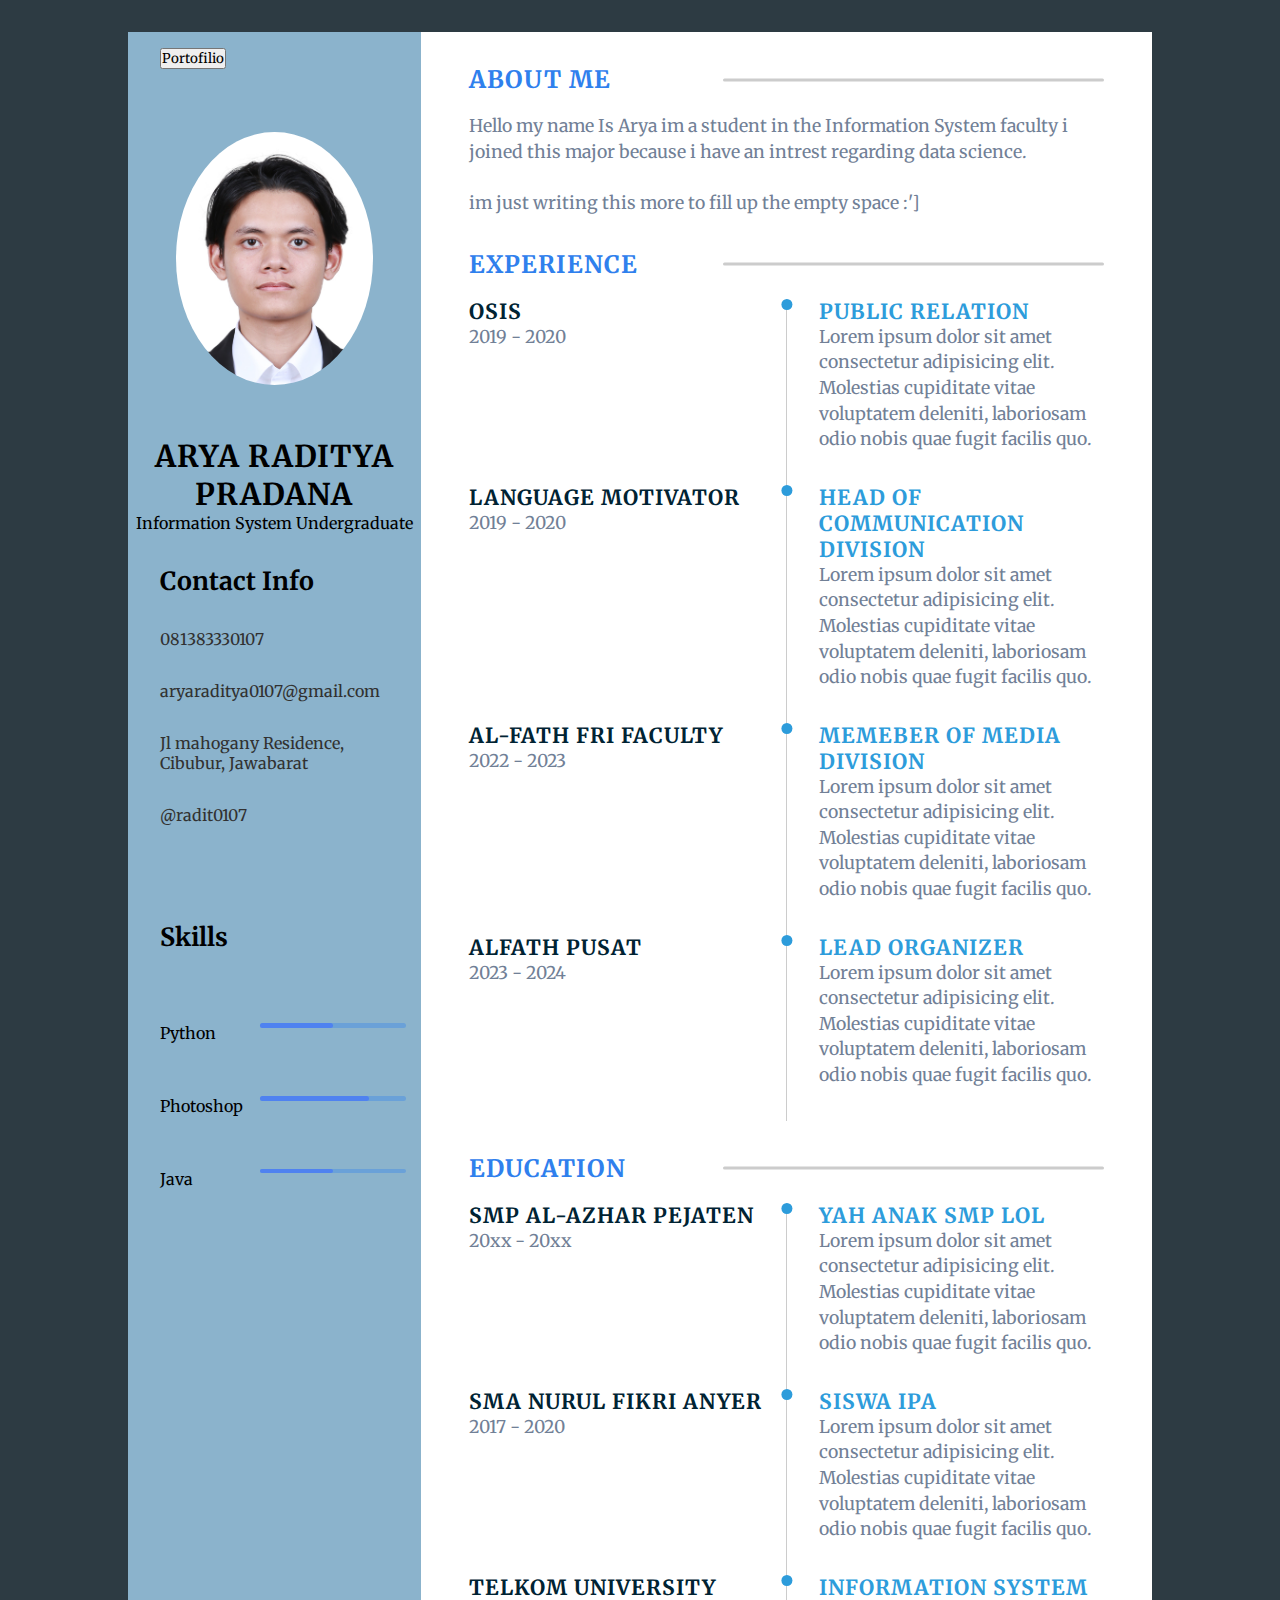
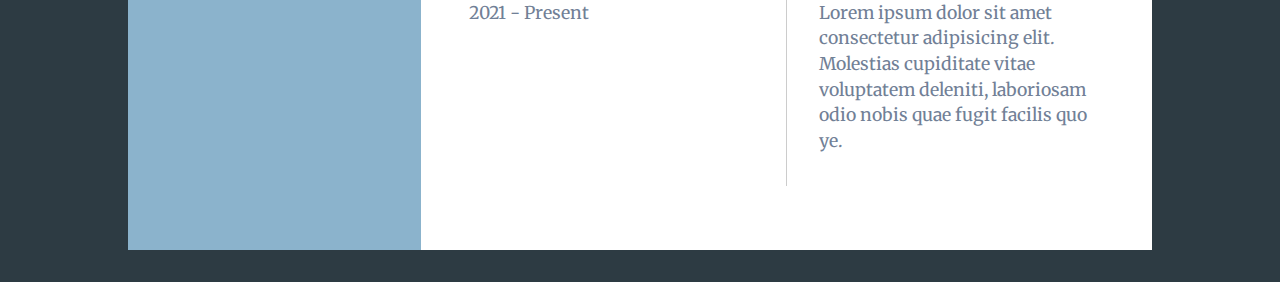
<file: Index.Html>
<!DOCTYPE html>
<html lang="en">
<head>
  <meta charset="UTF-8">
  <meta http-equiv="X-UA-Compatible" content="IE=edge">
  <meta name="viewport" content="width=device-width, initial-scale=1.0">
  <title>Resume</title>
  <link rel="stylesheet" href="styles.css">
  <link rel="preconnect" href="https://fonts.googleapis.com">
  <link rel="preconnect" href="https://fonts.gstatic.com" crossorigin>
  <link href="https://fonts.googleapis.com/css2?family=Merriweather:ital,wght@0,300;0,400;0,700;0,900;1,300;1,400;1,700;1,900&display=swap" rel="stylesheet">
</head>
<body>
    <main class="main-content">
      
        <section class="left-section">
          <a href="portofolio.html">
            <button>Portofilio</button>
          </a>
            <div class="left-Content">
              <div class="profile">
                <img src="/pfp.jpg" alt="">
                <h2 class="name">Arya Raditya Pradana</h2>
                <p class="career">Information System Undergraduate</p>
              </div>
            </div>
            <div class="contact-info">
              <h3 class="main-title">Contact Info</h3>
              <ul>
                <li>
                  <i class="fa fa-phone"></i>
                  081383330107
                </li>
                <li>
                  <i class="fa fa-fax"></i>
                  aryaraditya0107@gmail.com
                </li>
                <li>
                  <i class="fa fa-globe"></i>
                  Jl mahogany Residence, Cibubur, Jawabarat
                </li>
                <li>
                  <i class="fa fa-line"></i>
                  @radit0107
                </li>
              </ul>
            </div>
            <div class="skills-section">
              <h3 class="main-title">Skills</h3>
              <ul>
                <li>
                  <p class="Skill-title">Python</p>
                  <div class="progress-bar">
                    <div class ="progress py-progress"></div>
                  </div>
                </li>
                <li>
                  <p class="Skill-title">Photoshop</p>
                  <div class="progress-bar">
                    <div class ="progress ps-progress"></div>
                  </div>
                </li>
                <li>
                  <p class="Skill-title">Java</p>
                  <div class="progress-bar">
                    <div class ="progress jv-progress"></div>
                  </div>
                </li>
              </ul>


            </div>
        </section>
        <section class="right-section">
          <div class="right-main-content">
            <section class="about sect">
                <h2 class="right-title">About Me</h2>
                <p class="para">
                    Hello my name Is Arya im a student in the Information System faculty i joined this major because i have an intrest regarding data science. <br>
                    <br>
                    im just writing this more to fill up the empty space :']
                </p>
        </section>
        <section class="experince sect">
          <h2 class="right-title">Experience</h2>
          <div class="timeline">
              <div class="left-tl-content">
                  <h5 class="tl-title">Osis</h5>
                  <p class="para">2019 - 2020</p>
              </div>
              <div class="right-tl-content">
                  <div class="tl-content">
                      <h5 class="tl-title-2">Public Relation</h5>
                      <p class="para">
                          Lorem ipsum dolor sit amet consectetur adipisicing elit. Molestias cupiditate vitae 
                          voluptatem deleniti, 
                          laboriosam odio nobis quae fugit facilis quo.
                      </p>
                  </div>
              </div>
          </div>
          <div class="timeline">
              <div class="left-tl-content">
                  <h5 class="tl-title">Language Motivator</h5>
                  <p class="para">2019 - 2020</p>
              </div>
              <div class="right-tl-content">
                  <div class="tl-content">
                      <h5 class="tl-title-2">Head of Communication Division</h5>
                      <p class="para">
                          Lorem ipsum dolor sit amet consectetur adipisicing elit. Molestias cupiditate vitae 
                          voluptatem deleniti, 
                          laboriosam odio nobis quae fugit facilis quo.
                      </p>
                  </div>
              </div>
          </div>
          <div class="timeline">
              <div class="left-tl-content">
                  <h5 class="tl-title">Al-Fath FRI faculty</h5>
                  <p class="para">2022 - 2023</p>
              </div>
              <div class="right-tl-content">
                  <div class="tl-content">
                      <h5 class="tl-title-2">Memeber of Media Division</h5>
                      <p class="para">
                          Lorem ipsum dolor sit amet consectetur adipisicing elit. Molestias cupiditate vitae 
                          voluptatem deleniti, 
                          laboriosam odio nobis quae fugit facilis quo.
                      </p>
                  </div>
              </div>
          </div>
          <div class="timeline">
              <div class="left-tl-content">
                  <h5 class="tl-title">Alfath Pusat</h5>
                  <p class="para">2023 - 2024</p>
              </div>
              <div class="right-tl-content">
                  <div class="tl-content">
                      <h5 class="tl-title-2">Lead organizer</h5>
                      <p class="para">
                          Lorem ipsum dolor sit amet consectetur adipisicing elit. Molestias cupiditate vitae 
                          voluptatem deleniti, 
                          laboriosam odio nobis quae fugit facilis quo.
                      </p>
                  </div>
              </div>
          </div>
      </section>
      <section class="education sect">
          <h2 class="right-title">education</h2>
          <div class="timeline">
              <div class="left-tl-content">
                  <h5 class="tl-title">SMP Al-azhar Pejaten</h5>
                  <p class="para">20xx - 20xx</p>
              </div>
              <div class="right-tl-content">
                  <div class="tl-content">
                      <h5 class="tl-title-2">yah anak smp lol</h5>
                      <p class="para">
                          Lorem ipsum dolor sit amet consectetur adipisicing elit. Molestias cupiditate vitae 
                          voluptatem deleniti, 
                          laboriosam odio nobis quae fugit facilis quo.
                      </p>
                  </div>
              </div>
          </div>
          <div class="timeline">
              <div class="left-tl-content">
                  <h5 class="tl-title">SMA Nurul Fikri Anyer</h5>
                  <p class="para">2017 - 2020</p>
              </div>
              <div class="right-tl-content">
                  <div class="tl-content">
                      <h5 class="tl-title-2">Siswa IPA</h5>
                      <p class="para">
                          Lorem ipsum dolor sit amet consectetur adipisicing elit. Molestias cupiditate vitae 
                          voluptatem deleniti, 
                          laboriosam odio nobis quae fugit facilis quo.
                      </p>
                  </div>
              </div>
          </div>
          <div class="timeline">
              <div class="left-tl-content">
                  <h5 class="tl-title">Telkom University</h5>
                  <p class="para">2021 - Present</p>
              </div>
              <div class="right-tl-content">
                  <div class="tl-content">
                      <h5 class="tl-title-2">Information System</h5>
                      <p class="para">
                          Lorem ipsum dolor sit amet consectetur adipisicing elit. Molestias cupiditate vitae 
                          voluptatem deleniti, 
                          laboriosam odio nobis quae fugit facilis quo ye.
                      </p>
                  </div>
              </div>
          </div>
      </section>
    </main>
</body>
</html>
</file>
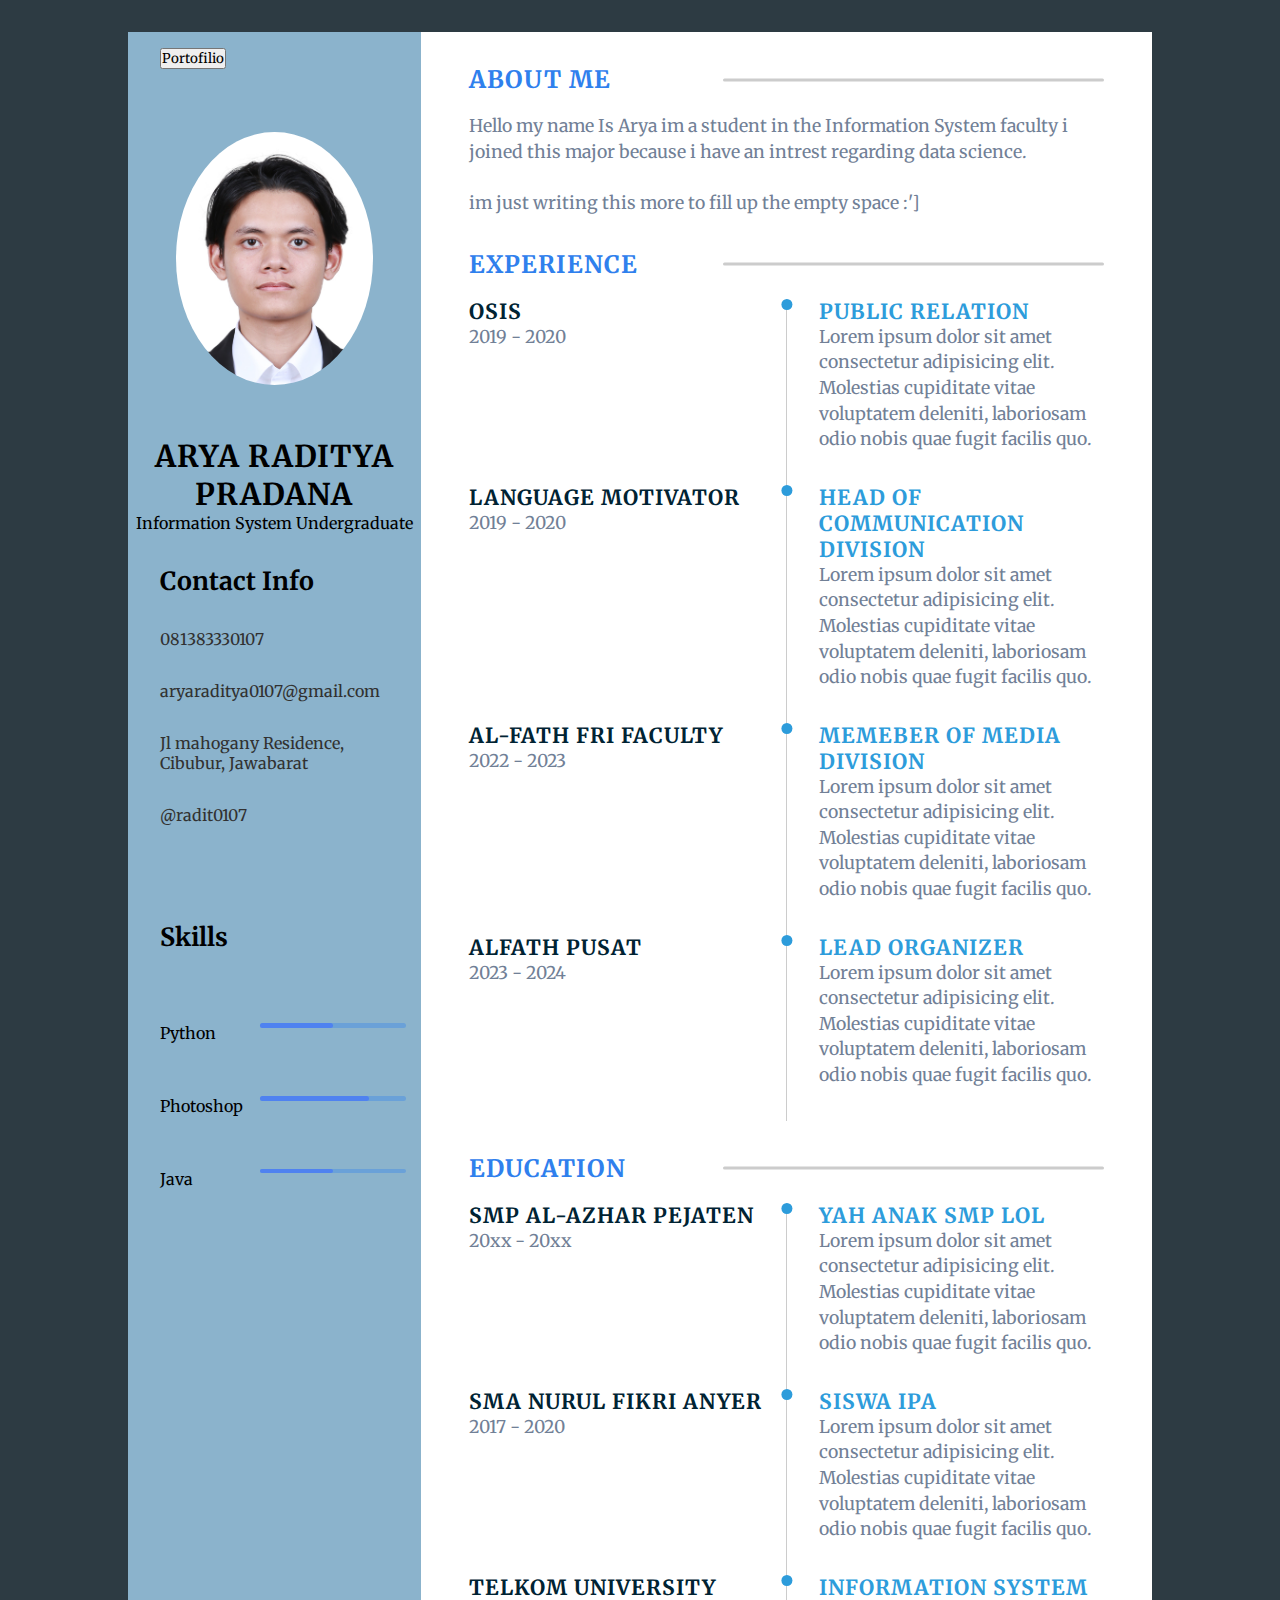
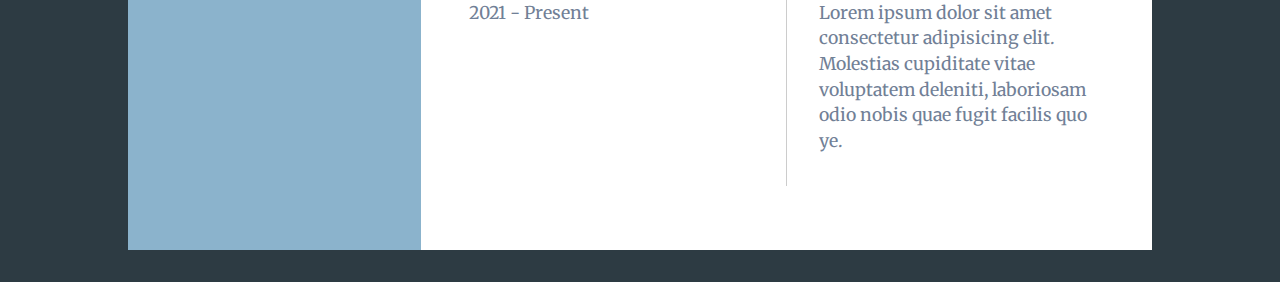
<file: index.html>
<!DOCTYPE html>
<html lang="en">
<head>
  <meta charset="UTF-8">
  <meta http-equiv="X-UA-Compatible" content="IE=edge">
  <meta name="viewport" content="width=device-width, initial-scale=1.0">
  <title>Resume</title>
  <link rel="stylesheet" href="styles.css">
  <link rel="preconnect" href="https://fonts.googleapis.com">
  <link rel="preconnect" href="https://fonts.gstatic.com" crossorigin>
  <link href="https://fonts.googleapis.com/css2?family=Merriweather:ital,wght@0,300;0,400;0,700;0,900;1,300;1,400;1,700;1,900&display=swap" rel="stylesheet">
</head>
<body>
    <main class="main-content">
      
        <section class="left-section">
          <a href="portofolio.html">
            <button>Portofilio</button>
          </a>
            <div class="left-Content">
              <div class="profile">
                <img src="/pfp.jpg" alt="">
                <h2 class="name">Arya Raditya Pradana</h2>
                <p class="career">Information System Undergraduate</p>
              </div>
            </div>
            <div class="contact-info">
              <h3 class="main-title">Contact Info</h3>
              <ul>
                <li>
                  <i class="fa fa-phone"></i>
                  081383330107
                </li>
                <li>
                  <i class="fa fa-fax"></i>
                  aryaraditya0107@gmail.com
                </li>
                <li>
                  <i class="fa fa-globe"></i>
                  Jl mahogany Residence, Cibubur, Jawabarat
                </li>
                <li>
                  <i class="fa fa-line"></i>
                  @radit0107
                </li>
              </ul>
            </div>
            <div class="skills-section">
              <h3 class="main-title">Skills</h3>
              <ul>
                <li>
                  <p class="Skill-title">Python</p>
                  <div class="progress-bar">
                    <div class ="progress py-progress"></div>
                  </div>
                </li>
                <li>
                  <p class="Skill-title">Photoshop</p>
                  <div class="progress-bar">
                    <div class ="progress ps-progress"></div>
                  </div>
                </li>
                <li>
                  <p class="Skill-title">Java</p>
                  <div class="progress-bar">
                    <div class ="progress jv-progress"></div>
                  </div>
                </li>
              </ul>


            </div>
        </section>
        <section class="right-section">
          <div class="right-main-content">
            <section class="about sect">
                <h2 class="right-title">About Me</h2>
                <p class="para">
                    Hello my name Is Arya im a student in the Information System faculty i joined this major because i have an intrest regarding data science. <br>
                    <br>
                    im just writing this more to fill up the empty space :']
                </p>
        </section>
        <section class="experince sect">
          <h2 class="right-title">Experience</h2>
          <div class="timeline">
              <div class="left-tl-content">
                  <h5 class="tl-title">Osis</h5>
                  <p class="para">2019 - 2020</p>
              </div>
              <div class="right-tl-content">
                  <div class="tl-content">
                      <h5 class="tl-title-2">Public Relation</h5>
                      <p class="para">
                          Lorem ipsum dolor sit amet consectetur adipisicing elit. Molestias cupiditate vitae 
                          voluptatem deleniti, 
                          laboriosam odio nobis quae fugit facilis quo.
                      </p>
                  </div>
              </div>
          </div>
          <div class="timeline">
              <div class="left-tl-content">
                  <h5 class="tl-title">Language Motivator</h5>
                  <p class="para">2019 - 2020</p>
              </div>
              <div class="right-tl-content">
                  <div class="tl-content">
                      <h5 class="tl-title-2">Head of Communication Division</h5>
                      <p class="para">
                          Lorem ipsum dolor sit amet consectetur adipisicing elit. Molestias cupiditate vitae 
                          voluptatem deleniti, 
                          laboriosam odio nobis quae fugit facilis quo.
                      </p>
                  </div>
              </div>
          </div>
          <div class="timeline">
              <div class="left-tl-content">
                  <h5 class="tl-title">Al-Fath FRI faculty</h5>
                  <p class="para">2022 - 2023</p>
              </div>
              <div class="right-tl-content">
                  <div class="tl-content">
                      <h5 class="tl-title-2">Memeber of Media Division</h5>
                      <p class="para">
                          Lorem ipsum dolor sit amet consectetur adipisicing elit. Molestias cupiditate vitae 
                          voluptatem deleniti, 
                          laboriosam odio nobis quae fugit facilis quo.
                      </p>
                  </div>
              </div>
          </div>
          <div class="timeline">
              <div class="left-tl-content">
                  <h5 class="tl-title">Alfath Pusat</h5>
                  <p class="para">2023 - 2024</p>
              </div>
              <div class="right-tl-content">
                  <div class="tl-content">
                      <h5 class="tl-title-2">Lead organizer</h5>
                      <p class="para">
                          Lorem ipsum dolor sit amet consectetur adipisicing elit. Molestias cupiditate vitae 
                          voluptatem deleniti, 
                          laboriosam odio nobis quae fugit facilis quo.
                      </p>
                  </div>
              </div>
          </div>
      </section>
      <section class="education sect">
          <h2 class="right-title">education</h2>
          <div class="timeline">
              <div class="left-tl-content">
                  <h5 class="tl-title">SMP Al-azhar Pejaten</h5>
                  <p class="para">20xx - 20xx</p>
              </div>
              <div class="right-tl-content">
                  <div class="tl-content">
                      <h5 class="tl-title-2">yah anak smp lol</h5>
                      <p class="para">
                          Lorem ipsum dolor sit amet consectetur adipisicing elit. Molestias cupiditate vitae 
                          voluptatem deleniti, 
                          laboriosam odio nobis quae fugit facilis quo.
                      </p>
                  </div>
              </div>
          </div>
          <div class="timeline">
              <div class="left-tl-content">
                  <h5 class="tl-title">SMA Nurul Fikri Anyer</h5>
                  <p class="para">2017 - 2020</p>
              </div>
              <div class="right-tl-content">
                  <div class="tl-content">
                      <h5 class="tl-title-2">Siswa IPA</h5>
                      <p class="para">
                          Lorem ipsum dolor sit amet consectetur adipisicing elit. Molestias cupiditate vitae 
                          voluptatem deleniti, 
                          laboriosam odio nobis quae fugit facilis quo.
                      </p>
                  </div>
              </div>
          </div>
          <div class="timeline">
              <div class="left-tl-content">
                  <h5 class="tl-title">Telkom University</h5>
                  <p class="para">2021 - Present</p>
              </div>
              <div class="right-tl-content">
                  <div class="tl-content">
                      <h5 class="tl-title-2">Information System</h5>
                      <p class="para">
                          Lorem ipsum dolor sit amet consectetur adipisicing elit. Molestias cupiditate vitae 
                          voluptatem deleniti, 
                          laboriosam odio nobis quae fugit facilis quo ye.
                      </p>
                  </div>
              </div>
          </div>
      </section>
    </main>
</body>
</html>
</file>
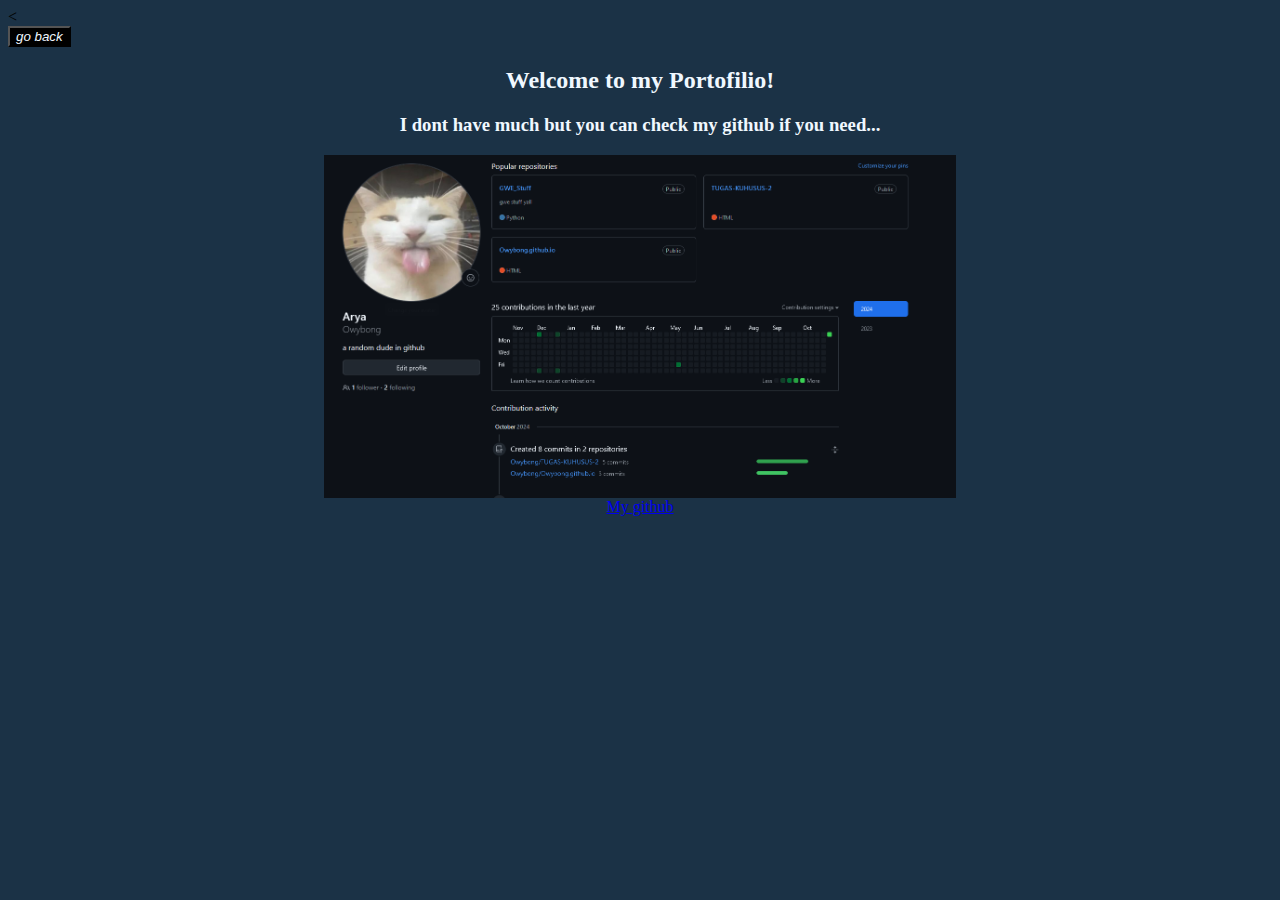
<file: portofolio.html>
<!DOCTYPE html>
<html lang="en">
<head>
  <meta charset="UTF-8">
  <meta name="viewport" content="width=device-width, initial-scale=1.0">
  <title>Portofilio</title>
  <<link rel="stylesheet" href="style2.css">
</head>
<body>
  <main class="main-content">
    <a href="index.html">
      <button>go back</button>
    </a>
    <h2 class="Title">
     Welcome to my Portofilio!
    </h2>
    <h3>I dont have much but you can check my github if you need...</h3>
    <img src="/portofolio.png" alt="">
  </main>
  <div class="button">
    <a class="github-button" href="https://github.com/Owybong" data-color-scheme="no-preference: light; light: light; dark: dark;" data-size="large" aria-label="Follow @buttons on GitHub">My github</a>
  </div>
<!-- Place this tag in your head or just before your close body tag. -->
<script async defer src="https://buttons.github.io/buttons.js"></script>
</body>
</html>
</file>
<file: styles.css>
*{
  padding: 0;
  margin: 0;
  box-sizing: border-box;
  list-style: none;
  font-family: "Merriweather", serif;
}
body{
  background-color: #2d3b43;
}

.main-content{
  width: 80%;
  min-height: 100vh;
  margin: 2rem auto;
  display: grid;
  grid-template-columns: repeat(7, 1fr);
}

.left-section a {
  border: none;
  color: rgb(221, 221, 221);
  padding: 15px 32px;
  text-align: center;
  text-decoration: none;
  display: inline-block;
  font-size: 16px;
}
.left-section{
  grid-column: span 2;
  height: 100%;
  background-color: #8bb3cc;
}

.left-content{
  padding:  1rem 2rem;
}

.profile{
  width: 100%;
}

.profile img{
  width: 100%;
  padding: 3rem;
  border-radius: 50%;
}

.name{
  font-size: 30px;
  text-align: center;
  text-transform: uppercase;
  letter-spacing: 1px;
}

.career{
  text-align: center;

}
.contact-info{
  padding: 2rem;
}
.main-title{
  font-size: 25px;
}

.contact-info ul{
  padding:  1rem 0;
}

.contact-info ul li{
  padding: 1rem 0;
  display: flex;
  align-items: center;
  color: rgb(49, 49, 49);
}

.skills-section ul{
  padding-top: 2rem;
}
.skills-section ul li{
  display: grid;
  grid-template-columns: repeat(2, 1fr);
  padding: .4rem 0;
}

.skills-section h3{
  padding: 2rem;
}

.Skill-title{
  padding-left: 2rem;
  padding-bottom: 2.5rem;
}
.progress-bar{
  width: 100%;
  height: .3rem;
  background-color: #2f81ed5b;
  position: relative;
  right: 10%;
  border-radius: 12px;
}

.progress{
  height: 100%;
  position: absolute;
  left: 0;
  background-color: #4f82f0;
  border-radius: 12px;
}

.py-progress{
  width: 50%;
}
.ps-progress{
  width: 75%;
}
.jv-progress{
  width: 50%;
}

.right-section{
  grid-column: span 5;
  height: 100%;
  background-color: #ffffff;
}

.right-main-content{
  padding: 2rem 3rem;
}


.right-title{
  letter-spacing: 1px;
  text-transform: uppercase;
  color: #2F80ED;
  margin-bottom: 1.2rem;
  position: relative;
}

.right-title::after{
  content: "";
  position: absolute;
  width: 60%;
  height: .2rem;
  background-color: #ccc;
  border-radius: 12px;
  right: 0;
  top: 50%;
  transform: translateY(-50%);
}

.para{
  line-height: 1.6rem;
  color: #718096;
  font-size: 1.1rem;
}

.sect{
  padding-bottom: 2rem;
}

.timeline{
  display: grid;
  grid-template-columns: repeat(2, 1fr);
}

.tl-title{
  letter-spacing: 1px;
  font-size: 1.3rem;
  color: #002333;
  text-transform: uppercase;
}
.tl-title-2{
  letter-spacing: 1px;
  font-size: 1.3rem;
  color: #2D9CDB;
  text-transform: uppercase;
}

.tl-content{
  border-left: 1px solid #ccc;
  padding-left: 2rem;
  position: relative;
  padding-bottom: 2rem;
}

.tl-title-2::before{
  content: "";
  position: absolute;
  width: .7rem;
  height: .7rem;
  background-color: #2D9CDB;
  border-radius: 50%;
  transform: translateX(-50%);
  left: 0;
}

/*responsive thingy jadi kalo di ukur bakal re adjust smth like that nemu di utube :)*/
@media screen and (max-width:823px){
  .right-title::after{
      width: 40%;
  }
}
@media screen and (max-width:681px){
  .right-title::after{
      width: 30%;
  }
}
@media screen and (max-width:780px){
  .timeline{
      grid-template-columns: repeat(1, 1fr);
  }
}
@media screen and (max-width:780px){
  .left-section{
      grid-column: span 3;
  }
  .right-section{
      grid-column: span 4;
  }
}
@media screen and (max-width:1200px){
  .main-content{
      grid-template-columns: repeat(1, 1fr);
  }
  .profile img{
      width: 40%;
  }
}
@media screen and (max-width:700px){
  .profile img{
      width: 60%;
  }
}
@media screen and (max-width:390px){
  .name{
      font-size: 1.5rem;
  }
}
</file>
<file: style2.css>
*{
  background-color: rgb(27, 50, 70);
}

.main-content h2{
  color: aliceblue;
  text-align: center;
}
.main-content h3{
  color: aliceblue;
  text-align: center;
}

.main-content button{
  color: aliceblue;
  background-color: black;
  font-style: italic;
}
.main-content img{
  display: block;
  margin-left: auto;
  margin-right: auto;
  width: 50%
}

.button {
  text-align: center;
}
</file>
